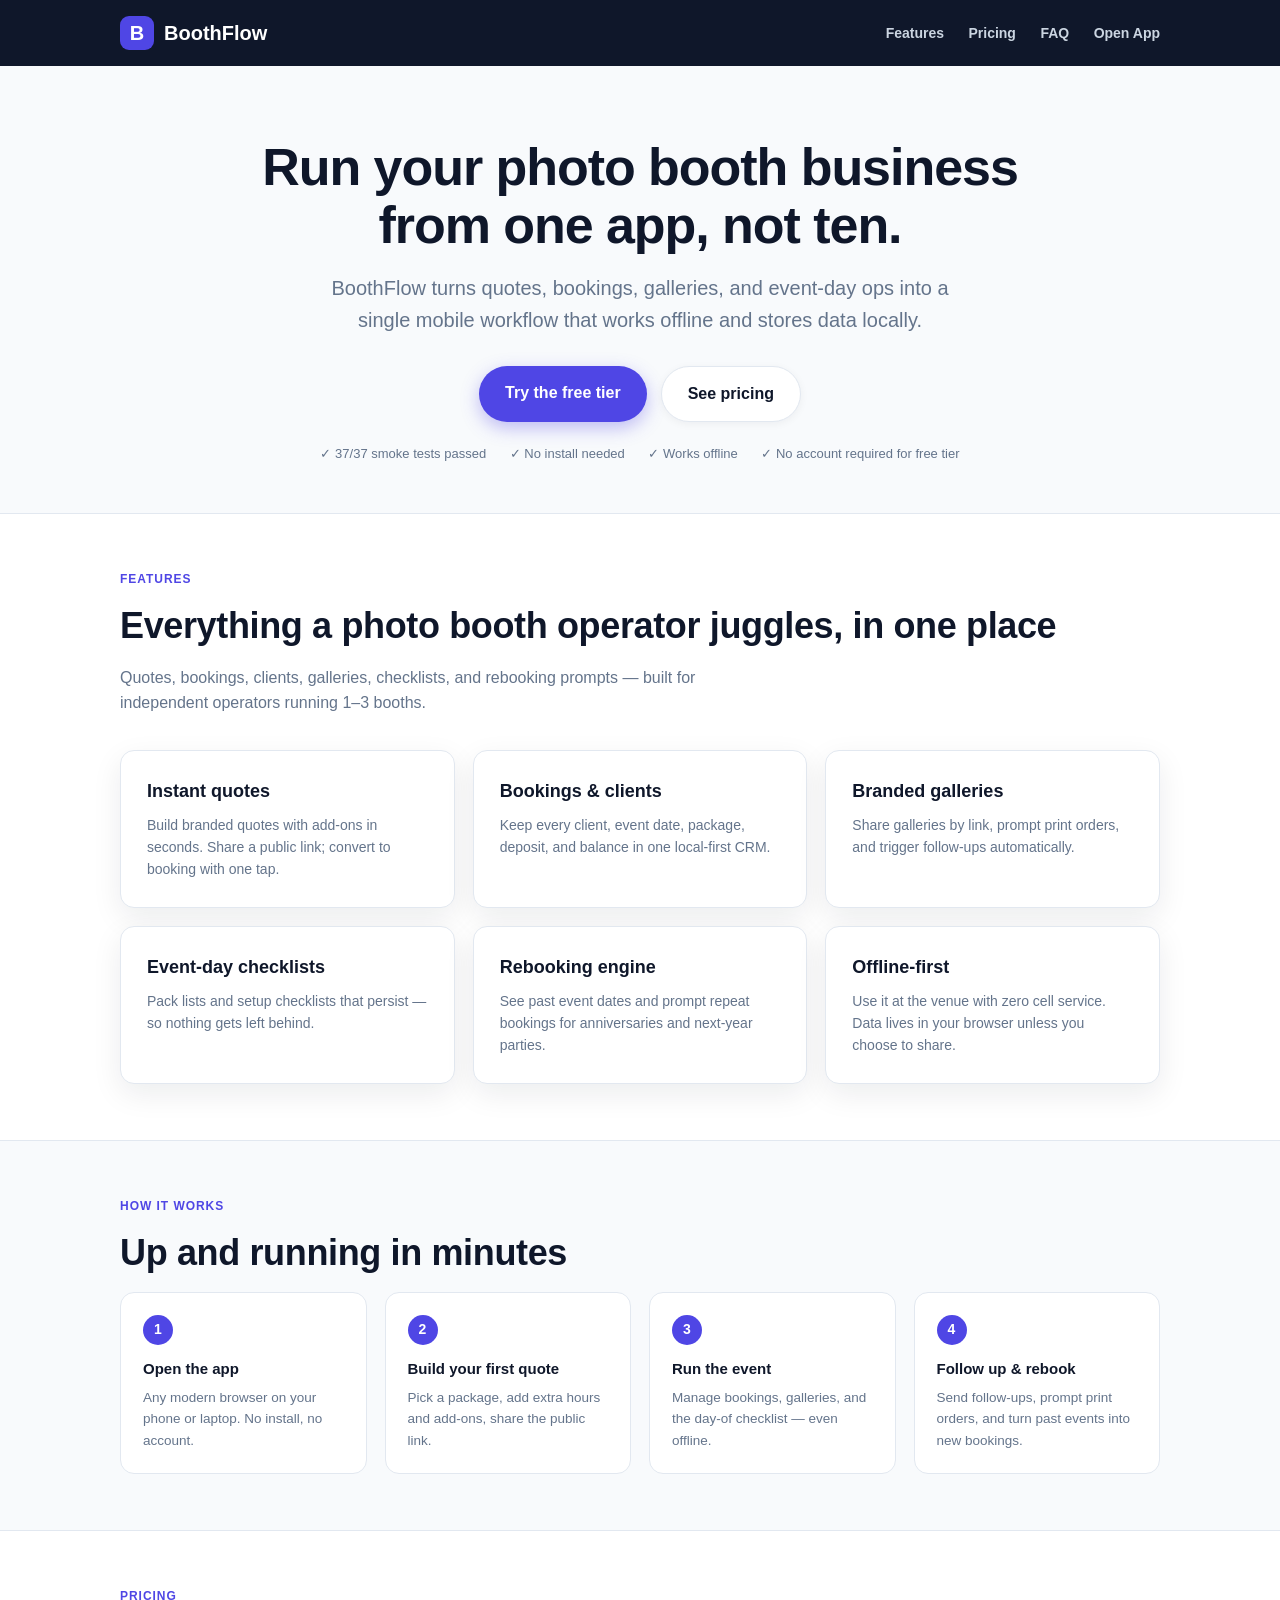
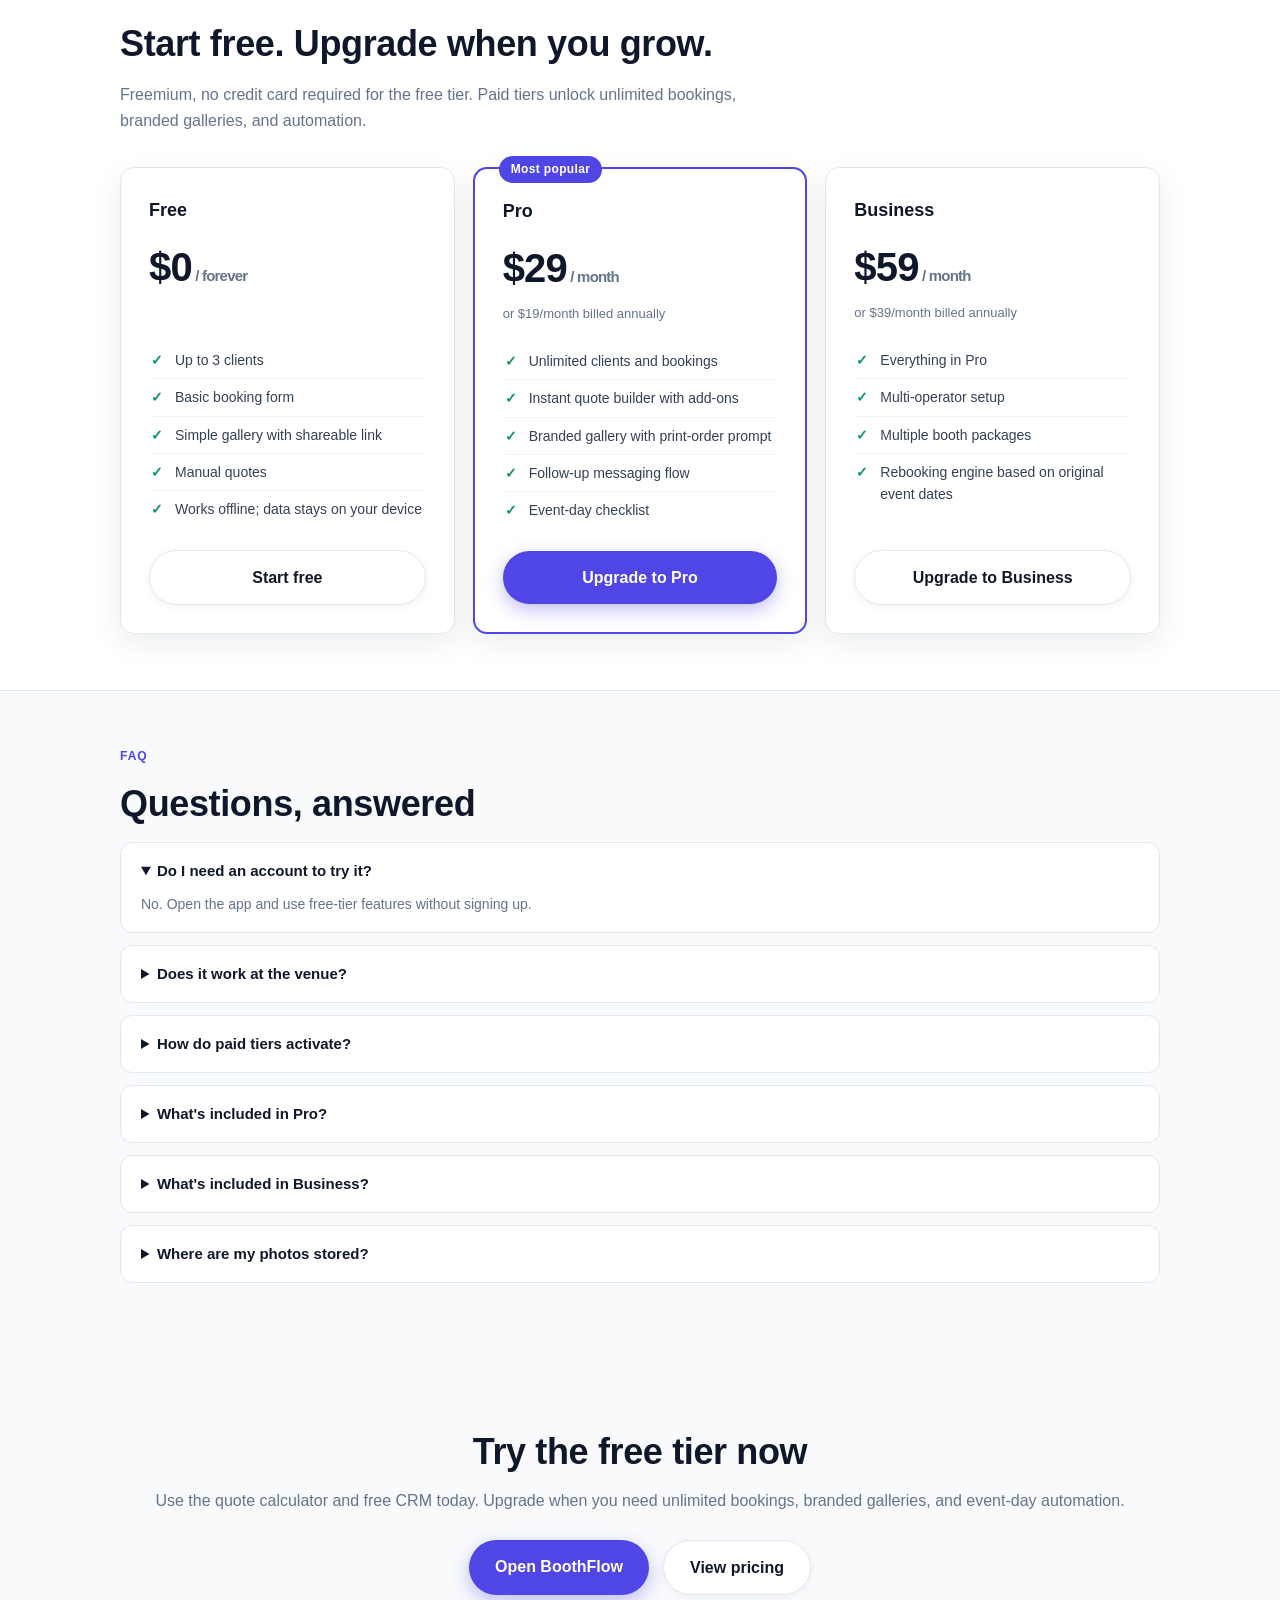
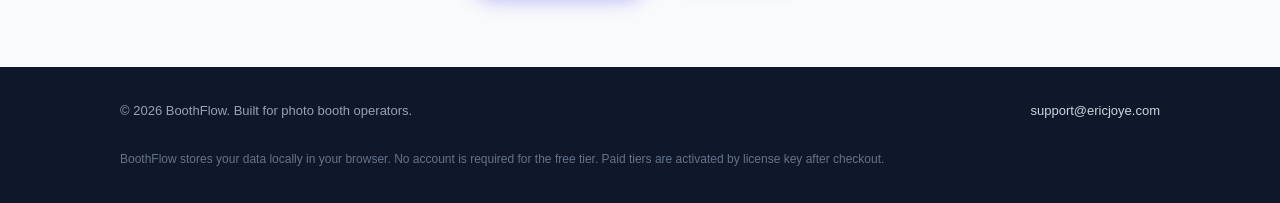
<file: index.html>
<!DOCTYPE html>
<html lang="en">
<head>
  <meta charset="UTF-8">
  <meta name="viewport" content="width=device-width, initial-scale=1.0">
  <meta name="description" content="BoothFlow — instant quotes, bookings, galleries, and follow-ups for photo booth rental operators. Free to start, works offline, no install needed.">
  <title>BoothFlow — Run your photo booth business from one app, not ten.</title>
  <meta property="og:title" content="BoothFlow — Photo Booth Operator OS">
  <meta property="og:description" content="Instant quotes, bookings, branded galleries, follow-ups, and event-day checklists — all in one offline-first PWA for photo booth rental operators.">
  <link rel="icon" href="icons/icon.svg" type="image/svg+xml">
  <script defer src="https://static.vercel.com/analytics/script.js"></script>
  <style>
    :root {
      --ink: #0f172a;
      --ink-soft: #334155;
      --muted: #64748b;
      --bg: #f8fafc;
      --card: #ffffff;
      --line: #e2e8f0;
      --brand: #4f46e5;
      --brand-dark: #4338ca;
      --accent: #f59e0b;
      --green: #059669;
      --radius: 14px;
      --shadow: 0 10px 30px rgba(15, 23, 42, 0.08);
    }
    * { margin: 0; padding: 0; box-sizing: border-box; }
    body { font-family: -apple-system, BlinkMacSystemFont, "Segoe UI", Roboto, Helvetica, Arial, sans-serif; background: var(--bg); color: var(--ink); line-height: 1.6; }
    .wrap { max-width: 1080px; margin: 0 auto; padding: 0 20px; }
    header.site { background: var(--ink); color: #fff; padding: 16px 0; }
    header.site .wrap { display: flex; align-items: center; justify-content: space-between; gap: 16px; }
    .logo { display: flex; align-items: center; gap: 10px; font-weight: 800; font-size: 20px; }
    .logo-icon { width: 34px; height: 34px; border-radius: 9px; background: var(--brand); color: #fff; display: inline-flex; align-items: center; justify-content: center; font-weight: 900; }
    nav a { color: #cbd5e1; text-decoration: none; margin-left: 20px; font-size: 14px; font-weight: 600; }
    nav a:hover { color: #fff; }
    .hero { text-align: center; padding: 72px 20px 48px; }
    .hero h1 { font-size: clamp(34px, 6vw, 52px); line-height: 1.12; letter-spacing: -0.02em; max-width: 800px; margin: 0 auto 18px; }
    .hero p.sub { font-size: clamp(16px, 2.4vw, 20px); color: var(--muted); max-width: 640px; margin: 0 auto 30px; }
    .cta-row { display: flex; gap: 14px; justify-content: center; flex-wrap: wrap; }
    .btn { display: inline-block; padding: 14px 26px; border-radius: 999px; font-weight: 700; font-size: 16px; text-decoration: none; transition: transform .12s ease, box-shadow .12s ease; }
    .btn:hover { transform: translateY(-1px); }
    .btn-primary { background: var(--brand); color: #fff; box-shadow: 0 6px 18px rgba(79, 70, 229, 0.35); }
    .btn-secondary { background: #fff; color: var(--ink); border: 1px solid var(--line); box-shadow: 0 2px 8px rgba(15,23,42,0.05); }
    .trust { margin-top: 22px; font-size: 13px; color: var(--muted); }
    .trust span { display: inline-block; margin: 0 10px; }
    section { padding: 56px 20px; }
    section.alt { background: #fff; border-top: 1px solid var(--line); border-bottom: 1px solid var(--line); }
    .section-label { text-transform: uppercase; letter-spacing: 0.08em; font-size: 12px; font-weight: 800; color: var(--brand); margin-bottom: 8px; }
    h2 { font-size: clamp(26px, 4vw, 36px); letter-spacing: -0.01em; margin-bottom: 10px; }
    .lede { color: var(--muted); max-width: 620px; margin-bottom: 34px; }
    .grid3 { display: grid; grid-template-columns: repeat(auto-fit, minmax(260px, 1fr)); gap: 18px; }
    .card { background: var(--card); border: 1px solid var(--line); border-radius: var(--radius); padding: 26px; box-shadow: var(--shadow); }
    .card h3 { font-size: 18px; margin-bottom: 8px; }
    .card p { color: var(--muted); font-size: 14px; }
    .how { display: grid; grid-template-columns: repeat(auto-fit, minmax(220px, 1fr)); gap: 18px; }
    .step { background: var(--card); border: 1px solid var(--line); border-radius: var(--radius); padding: 22px; }
    .step .n { width: 30px; height: 30px; border-radius: 50%; background: var(--brand); color: #fff; display: inline-flex; align-items: center; justify-content: center; font-weight: 800; font-size: 14px; margin-bottom: 12px; }
    .step h4 { font-size: 15px; margin-bottom: 6px; }
    .step p { color: var(--muted); font-size: 13.5px; }
    .pricing-grid { display: grid; grid-template-columns: repeat(auto-fit, minmax(280px, 1fr)); gap: 18px; align-items: stretch; }
    .plan { background: var(--card); border: 1px solid var(--line); border-radius: var(--radius); padding: 28px; display: flex; flex-direction: column; box-shadow: var(--shadow); }
    .plan.featured { border: 2px solid var(--brand); position: relative; }
    .plan.featured .badge { position: absolute; top: -13px; left: 24px; background: var(--brand); color: #fff; font-size: 12px; font-weight: 800; padding: 4px 12px; border-radius: 999px; letter-spacing: 0.03em; }
    .plan h3 { font-size: 18px; }
    .plan .price { font-size: 40px; font-weight: 900; letter-spacing: -0.02em; margin: 10px 0 4px; }
    .plan .price span { font-size: 15px; font-weight: 600; color: var(--muted); }
    .plan .annual { font-size: 13px; color: var(--muted); margin-bottom: 18px; }
    .plan ul { list-style: none; margin: 0 0 22px; flex-grow: 1; }
    .plan li { padding: 7px 0 7px 26px; position: relative; font-size: 14px; color: var(--ink-soft); border-bottom: 1px solid #f1f5f9; }
    .plan li:last-child { border-bottom: 0; }
    .plan li::before { content: "✓"; position: absolute; left: 2px; color: var(--green); font-weight: 800; }
    .plan .btn { text-align: center; }
    .faq details { background: var(--card); border: 1px solid var(--line); border-radius: 12px; padding: 16px 20px; margin-bottom: 12px; }
    .faq summary { font-weight: 700; cursor: pointer; font-size: 15px; }
    .faq p { color: var(--muted); font-size: 14px; margin-top: 10px; }
    .cta-final { text-align: center; padding: 72px 20px; }
    .cta-final h2 { margin-bottom: 8px; }
    .cta-final p { color: var(--muted); margin-bottom: 26px; }
    footer { background: var(--ink); color: #94a3b8; padding: 34px 20px; font-size: 13px; }
    footer .wrap { display: flex; flex-wrap: wrap; justify-content: space-between; gap: 14px; }
    footer a { color: #cbd5e1; text-decoration: none; }
    footer a:hover { color: #fff; }
    .disclaimer { margin-top: 14px; font-size: 12px; color: #64748b; }
  </style>
</head>
<body>
  <header class="site">
    <div class="wrap">
      <div class="logo"><span class="logo-icon">B</span><span>BoothFlow</span></div>
      <nav>
        <a href="#features">Features</a>
        <a href="#pricing">Pricing</a>
        <a href="#faq">FAQ</a>
        <a href="app/">Open App</a>
      </nav>
    </div>
  </header>

  <div class="hero">
    <h1>Run your photo booth business from one app, not ten.</h1>
    <p class="sub">BoothFlow turns quotes, bookings, galleries, and event-day ops into a single mobile workflow that works offline and stores data locally.</p>
    <div class="cta-row">
      <a class="btn btn-primary" href="app/">Try the free tier</a>
      <a class="btn btn-secondary" href="#pricing">See pricing</a>
    </div>
    <div class="trust">
      <span>✓ 37/37 smoke tests passed</span>
      <span>✓ No install needed</span>
      <span>✓ Works offline</span>
      <span>✓ No account required for free tier</span>
    </div>
  </div>

  <section class="alt" id="features">
    <div class="wrap">
      <div class="section-label">Features</div>
      <h2>Everything a photo booth operator juggles, in one place</h2>
      <p class="lede">Quotes, bookings, clients, galleries, checklists, and rebooking prompts — built for independent operators running 1–3 booths.</p>
      <div class="grid3">
        <div class="card"><h3>Instant quotes</h3><p>Build branded quotes with add-ons in seconds. Share a public link; convert to booking with one tap.</p></div>
        <div class="card"><h3>Bookings & clients</h3><p>Keep every client, event date, package, deposit, and balance in one local-first CRM.</p></div>
        <div class="card"><h3>Branded galleries</h3><p>Share galleries by link, prompt print orders, and trigger follow-ups automatically.</p></div>
        <div class="card"><h3>Event-day checklists</h3><p>Pack lists and setup checklists that persist — so nothing gets left behind.</p></div>
        <div class="card"><h3>Rebooking engine</h3><p>See past event dates and prompt repeat bookings for anniversaries and next-year parties.</p></div>
        <div class="card"><h3>Offline-first</h3><p>Use it at the venue with zero cell service. Data lives in your browser unless you choose to share.</p></div>
      </div>
    </div>
  </section>

  <section>
    <div class="wrap">
      <div class="section-label">How it works</div>
      <h2>Up and running in minutes</h2>
      <div class="how">
        <div class="step"><span class="n">1</span><h4>Open the app</h4><p>Any modern browser on your phone or laptop. No install, no account.</p></div>
        <div class="step"><span class="n">2</span><h4>Build your first quote</h4><p>Pick a package, add extra hours and add-ons, share the public link.</p></div>
        <div class="step"><span class="n">3</span><h4>Run the event</h4><p>Manage bookings, galleries, and the day-of checklist — even offline.</p></div>
        <div class="step"><span class="n">4</span><h4>Follow up & rebook</h4><p>Send follow-ups, prompt print orders, and turn past events into new bookings.</p></div>
      </div>
    </div>
  </section>

  <section class="alt" id="pricing">
    <div class="wrap">
      <div class="section-label">Pricing</div>
      <h2>Start free. Upgrade when you grow.</h2>
      <p class="lede">Freemium, no credit card required for the free tier. Paid tiers unlock unlimited bookings, branded galleries, and automation.</p>
      <div class="pricing-grid">
        <div class="plan">
          <h3>Free</h3>
          <div class="price">$0<span> / forever</span></div>
          <div class="annual">&nbsp;</div>
          <ul>
            <li>Up to 3 clients</li>
            <li>Basic booking form</li>
            <li>Simple gallery with shareable link</li>
            <li>Manual quotes</li>
            <li>Works offline; data stays on your device</li>
          </ul>
          <a class="btn btn-secondary" href="app/">Start free</a>
        </div>
        <div class="plan featured">
          <span class="badge">Most popular</span>
          <h3>Pro</h3>
          <div class="price">$29<span> / month</span></div>
          <div class="annual">or $19/month billed annually</div>
          <ul>
            <li>Unlimited clients and bookings</li>
            <li>Instant quote builder with add-ons</li>
            <li>Branded gallery with print-order prompt</li>
            <li>Follow-up messaging flow</li>
            <li>Event-day checklist</li>
          </ul>
          <a class="btn btn-primary" href="https://buy.stripe.com/test_fZubJ28z6cVj45w49WbAs0o">Upgrade to Pro</a>
        </div>
        <div class="plan">
          <h3>Business</h3>
          <div class="price">$59<span> / month</span></div>
          <div class="annual">or $39/month billed annually</div>
          <ul>
            <li>Everything in Pro</li>
            <li>Multi-operator setup</li>
            <li>Multiple booth packages</li>
            <li>Rebooking engine based on original event dates</li>
          </ul>
          <a class="btn btn-secondary" href="https://buy.stripe.com/test_9B6aEYaHedZnfOefSEbAs0p">Upgrade to Business</a>
        </div>
      </div>
    </div>
  </section>

  <section class="faq" id="faq">
    <div class="wrap">
      <div class="section-label">FAQ</div>
      <h2>Questions, answered</h2>
      <details open>
        <summary>Do I need an account to try it?</summary>
        <p>No. Open the app and use free-tier features without signing up.</p>
      </details>
      <details>
        <summary>Does it work at the venue?</summary>
        <p>Yes. The app caches for offline use and stores data locally on the device.</p>
      </details>
      <details>
        <summary>How do paid tiers activate?</summary>
        <p>Paid tiers activate by license key entered in the Upgrade screen. Test checkouts are wired; live checkout and key delivery are being finalized before public launch. Demo keys (BOOTHFLOW-PRO-2026, BOOTHFLOW-BUSINESS-2026) are available for testing.</p>
      </details>
      <details>
        <summary>What's included in Pro?</summary>
        <p>Unlimited clients, instant quote builder with add-ons, branded galleries with print-order prompts, follow-ups, and the event-day checklist.</p>
      </details>
      <details>
        <summary>What's included in Business?</summary>
        <p>Everything in Pro, plus multi-operator setup and rebooking prompts based on original event dates.</p>
      </details>
      <details>
        <summary>Where are my photos stored?</summary>
        <p>Galleries use photo URLs rather than direct uploads in this version. You control where images are hosted and paste links into the gallery.</p>
      </details>
    </div>
  </section>

  <div class="cta-final">
    <div class="wrap">
      <h2>Try the free tier now</h2>
      <p>Use the quote calculator and free CRM today. Upgrade when you need unlimited bookings, branded galleries, and event-day automation.</p>
      <div class="cta-row">
        <a class="btn btn-primary" href="app/">Open BoothFlow</a>
        <a class="btn btn-secondary" href="#pricing">View pricing</a>
      </div>
    </div>
  </div>

  <footer>
    <div class="wrap">
      <div>© 2026 BoothFlow. Built for photo booth operators.</div>
      <div><a href="mailto:support@ericjoye.com">support@ericjoye.com</a></div>
      <div class="disclaimer">BoothFlow stores your data locally in your browser. No account is required for the free tier. Paid tiers are activated by license key after checkout.</div>
    </div>
  </footer>
</body>
</html>
</file>
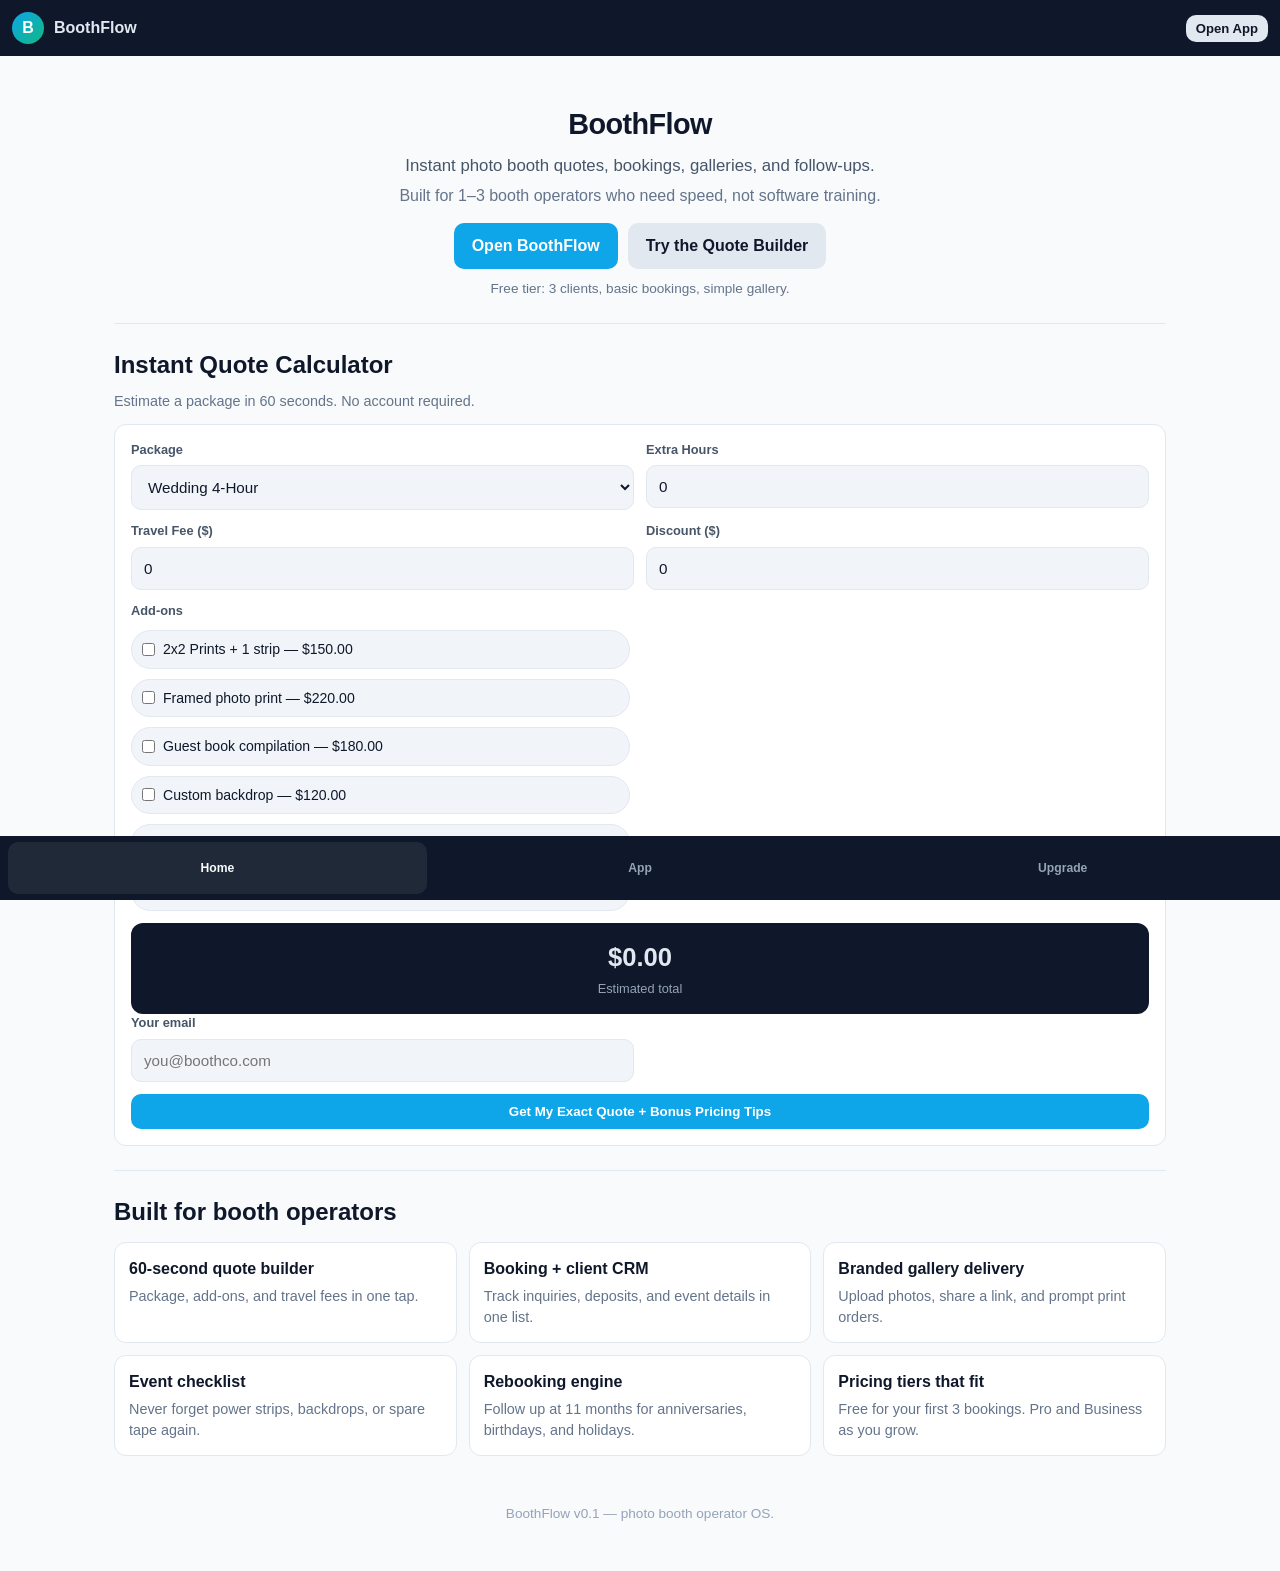
<file: app/index.html>
<!DOCTYPE html>
<html lang="en">
<head>
  <meta charset="UTF-8">
  <meta name="viewport" content="width=device-width, initial-scale=1.0, maximum-scale=5.0">
  <meta name="theme-color" content="#0f172a">
  <meta name="apple-mobile-web-app-capable" content="yes">
  <meta name="apple-mobile-web-app-status-bar-style" content="black-translucent">
  <meta name="description" content="BoothFlow — instant quotes, bookings, galleries, and follow-ups for photo booth rental operators.">
  <title>BoothFlow — Photo Booth Operator OS</title>
  <link rel="manifest" href="manifest.json">
  <link rel="apple-touch-icon" href="icons/icon.svg">
  <link rel="stylesheet" href="css/styles.css">
</head>
<body>
  <header id="app-header">
    <div class="logo">
      <span class="logo-icon">B</span>
      <span>BoothFlow</span>
    </div>
    <div id="app-nav-wrap"></div>
  </header>
  <div id="toast-container"></div>
  <main id="app-main"></main>
  <nav class="bottom-nav" id="app-bottom-nav">
    <button class="nav-item active" onclick="App.navigateTo('landing')">Home</button>
    <button class="nav-item" onclick="App.navigateTo('app')">App</button>
    <button class="nav-item" onclick="App.navigateTo('upgrade')">Upgrade</button>
  </nav>

  <script src="js/utils.js"></script>
  <script src="js/state.js"></script>
  <script src="js/licensing.js"></script>
  <script src="js/ui.js"></script>
  <script src="js/app.js"></script>
  <script>
    if ('serviceWorker' in navigator) {
      window.addEventListener('load', function() {
        navigator.serviceWorker.register('sw.js').catch(function() {});
      });
    }
    window.addEventListener('DOMContentLoaded', function() { App.init(); });
  </script>
</body>
</html>
</file>
<file: app/css/styles.css>
/* BoothFlow — mobile-first CSS */
:root {
  --bg: #f8fafc;
  --panel: #ffffff;
  --muted: #64748b;
  --text: #0f172a;
  --border: #e2e8f0;
  --accent: #0ea5e9;
  --accent-2: #10b981;
  --danger: #ef4444;
  --warning: #f59e0b;
  --radius: 12px;
  --header-h: 56px;
  --nav-h: 64px;
}

* { box-sizing: border-box; margin: 0; padding: 0; }
html, body { height: 100%; }
body {
  font-family: -apple-system, BlinkMacSystemFont, "Segoe UI", Roboto, "Helvetica Neue", Arial, sans-serif;
  background: var(--bg);
  color: var(--text);
  line-height: 1.45;
  padding-top: var(--header-h);
  padding-bottom: var(--nav-h);
}

#app-header {
  position: fixed; top: 0; left: 0; right: 0; height: var(--header-h);
  background: #0f172a; color: #e2e8f0; z-index: 100;
  display: flex; align-items: center; justify-content: space-between; padding: 0 12px;
}
.logo { display: flex; align-items: center; gap: 10px; font-weight: 700; font-size: 1rem; }
.logo-icon {
  width: 32px; height: 32px; border-radius: 50%; background: linear-gradient(135deg, #0ea5e9, #10b981);
  display: inline-flex; align-items: center; justify-content: center; color: #fff; font-weight: 800;
}
#app-nav-wrap { display: flex; align-items: center; gap: 8px; }
.top-bar { display: flex; align-items: center; gap: 8px; }
.tier-badge {
  background: #0f172a; color: #e2e8f0; padding: 6px 10px; border-radius: 999px; font-size: 0.78rem; font-weight: 600;
}
.tier-free { background: #e2e8f0; color: #0f172a; }
.tier-pro { background: #0ea5e9; color: #fff; }
.tier-business { background: #10b981; color: #fff; }

#app-main { padding: 16px; max-width: 1100px; margin: 0 auto; }
.bottom-nav {
  position: fixed; bottom: 0; left: 0; right: 0; height: var(--nav-h);
  background: #0f172a; color: #e2e8f0; display: flex; gap: 4px; padding: 6px 8px; z-index: 100;
}
.nav-item {
  flex: 1; background: transparent; border: none; color: #94a3b8; font-weight: 600; font-size: 0.76rem; padding: 8px 4px; border-radius: 10px;
}
.nav-item.active { background: #1f2937; color: #f8fafc; }

.page { padding-bottom: 8px; }
.page-header {
  display: flex; align-items: center; justify-content: space-between; gap: 8px; margin-bottom: 12px;
}
.page-header h2 { font-size: 1.15rem; }
.page-actions { display: flex; gap: 8px; }

.card {
  background: var(--panel); border: 1px solid var(--border); border-radius: var(--radius); padding: 16px; margin-bottom: 12px;
}
.card-title { font-weight: 700; margin-bottom: 8px; }
.muted { color: var(--muted); font-size: 0.9rem; }

.feature-grid { display: grid; grid-template-columns: repeat(auto-fit, minmax(220px, 1fr)); gap: 12px; margin-top: 12px; }
.feature-card { background: var(--panel); border: 1px solid var(--border); border-radius: var(--radius); padding: 14px; }
.feature-title { font-weight: 700; margin-bottom: 6px; }
.feature-card p { color: var(--muted); font-size: 0.9rem; }

.section { padding: 24px 0; border-top: 1px solid var(--border); }
.section h2 { margin-bottom: 8px; }

.hero { text-align: center; padding: 24px 0; }
.hero h1 { font-size: 1.8rem; letter-spacing: -0.02em; }
.lead { color: #475569; font-size: 1.05rem; margin-top: 8px; }
.sub { color: #64748b; margin-top: 6px; }
.hero-actions { display: flex; gap: 10px; justify-content: center; flex-wrap: wrap; margin-top: 16px; }
.hint { color: #64748b; font-size: 0.85rem; margin-top: 10px; }

.calculator { background: var(--panel); border: 1px solid var(--border); border-radius: var(--radius); padding: 16px; margin-top: 12px; }
.form-row { display: grid; grid-template-columns: 1fr; gap: 12px; margin-bottom: 12px; }
@media (min-width: 640px) { .form-row { grid-template-columns: 1fr 1fr; } }
.form-group { display: flex; flex-direction: column; gap: 6px; }
.form-label { font-size: 0.8rem; color: #475569; font-weight: 600; }
.form-input, .form-select, textarea {
  width: 100%; padding: 12px; border: 1px solid var(--border); border-radius: 10px; background: #f1f5f9; color: var(--text); font-size: 0.95rem;
}
input[type="checkbox"] { width: auto; }
.chip {
  display: inline-flex; align-items: center; gap: 8px; padding: 8px 10px; border: 1px solid var(--border); border-radius: 999px; background: #f1f5f9;
  font-size: 0.88rem; margin: 4px 4px 0 0; cursor: pointer;
}
.calc-result { background: #0f172a; color: #e2e8f0; border-radius: var(--radius); padding: 16px; text-align: center; margin-top: 12px; }
.calc-total { font-size: 1.6rem; font-weight: 800; }
.calc-label { font-size: 0.8rem; color: #94a3b8; margin-top: 4px; }

.btn {
  display: inline-flex; align-items: center; justify-content: center; gap: 6px; padding: 10px 14px; border-radius: 10px; border: none; font-weight: 600; cursor: pointer;
}
.btn-sm { padding: 6px 10px; font-size: 0.82rem; }
.btn-lg { padding: 14px 18px; font-size: 1rem; }
.btn-primary { background: #0ea5e9; color: #fff; }
.btn-secondary { background: #e2e8f0; color: #0f172a; }
.btn-success { background: #10b981; color: #fff; }
.btn-danger { background: #ef4444; color: #fff; }
.btn-block { width: 100%; }

.item-row {
  display: flex; align-items: center; justify-content: space-between; gap: 10px; background: var(--panel); border: 1px solid var(--border); border-radius: var(--radius); padding: 12px; margin-bottom: 10px; cursor: pointer;
}
.item-row-title { font-weight: 700; }
.item-row-sub { color: var(--muted); font-size: 0.82rem; margin-top: 2px; }
.badge {
  padding: 4px 8px; border-radius: 999px; font-size: 0.72rem; font-weight: 700; text-transform: uppercase; background: #e2e8f0; color: #0f172a; white-space: nowrap;
}
.badge-booked { background: #10b981; color: #fff; }
.badge-draft { background: #e2e8f0; color: #0f172a; }
.badge-inquiry { background: #f59e0b; color: #0f172a; }
.badge-completed { background: #0ea5e9; color: #fff; }
.badge-canceled { background: #ef4444; color: #fff; }

.empty { text-align: center; padding: 40px 16px; color: var(--muted); }
.empty-icon { font-size: 2.2rem; margin-bottom: 10px; }

.public-quote { padding: 4px 0; }
.quote-meta { color: var(--muted); margin-bottom: 12px; }
.quote-lines { border-top: 1px solid var(--border); padding-top: 10px; }
.quote-line { display: flex; justify-content: space-between; padding: 8px 0; font-size: 0.95rem; }
.quote-total { font-weight: 800; border-top: 1px solid var(--border); margin-top: 6px; padding-top: 10px; }

.plan-grid { display: grid; grid-template-columns: repeat(auto-fit, minmax(220px, 1fr)); gap: 12px; margin-top: 12px; }
.plan-card { background: var(--panel); border: 1px solid var(--border); border-radius: var(--radius); padding: 14px; }
.plan-current { border-color: #0ea5e9; }
.plan-name { font-weight: 800; font-size: 1rem; }
.plan-price { color: #475569; margin-top: 4px; }
.plan-features { list-style: none; margin: 10px 0; padding: 0; }
.plan-features li { padding: 4px 0; font-size: 0.88rem; color: #334155; }

.modal-overlay {
  position: fixed; inset: 0; background: rgba(15,23,42,0.55); z-index: 300; display: flex; align-items: flex-end; justify-content: center; padding: 12px;
}
@media (min-width: 720px) { .modal-overlay { align-items: center; } }
.modal {
  background: #fff; color: var(--text); width: 100%; max-width: 520px; max-height: 88vh; overflow: auto; border-radius: 16px;
}
.modal-header { display: flex; align-items: center; justify-content: space-between; padding: 14px 16px; border-bottom: 1px solid var(--border); }
.modal-title { font-weight: 700; }
.modal-close { background: transparent; border: none; font-size: 1.1rem; cursor: pointer; color: #64748b; }
.modal-body { padding: 14px 16px; }
.modal-footer { display: flex; gap: 8px; padding: 12px 16px; border-top: 1px solid var(--border); }
.checklist-items { display: flex; flex-direction: column; gap: 10px; }

#toast-container {
  position: fixed; top: calc(var(--header-h) + 10px); right: 12px; z-index: 400; display: flex; flex-direction: column; gap: 8px; pointer-events: none;
}
.toast {
  background: #0f172a; color: #e2e8f0; padding: 10px 14px; border-radius: 10px; font-size: 0.88rem; max-width: 320px; box-shadow: 0 8px 20px rgba(15,23,42,0.18);
}
.toast.success { background: #10b981; color: #fff; }
.toast.error { background: #ef4444; color: #fff; }
.toast.warning { background: #f59e0b; color: #000; }
.toast.info { background: #0ea5e9; color: #fff; }

.footer { text-align: center; padding: 24px 0; color: #94a3b8; font-size: 0.85rem; }
.top-actions { display: flex; gap: 8px; }

@media (min-width: 900px) {
  #app-main { padding: 24px; }
  .feature-grid { grid-template-columns: repeat(3, 1fr); }
}
</file>
